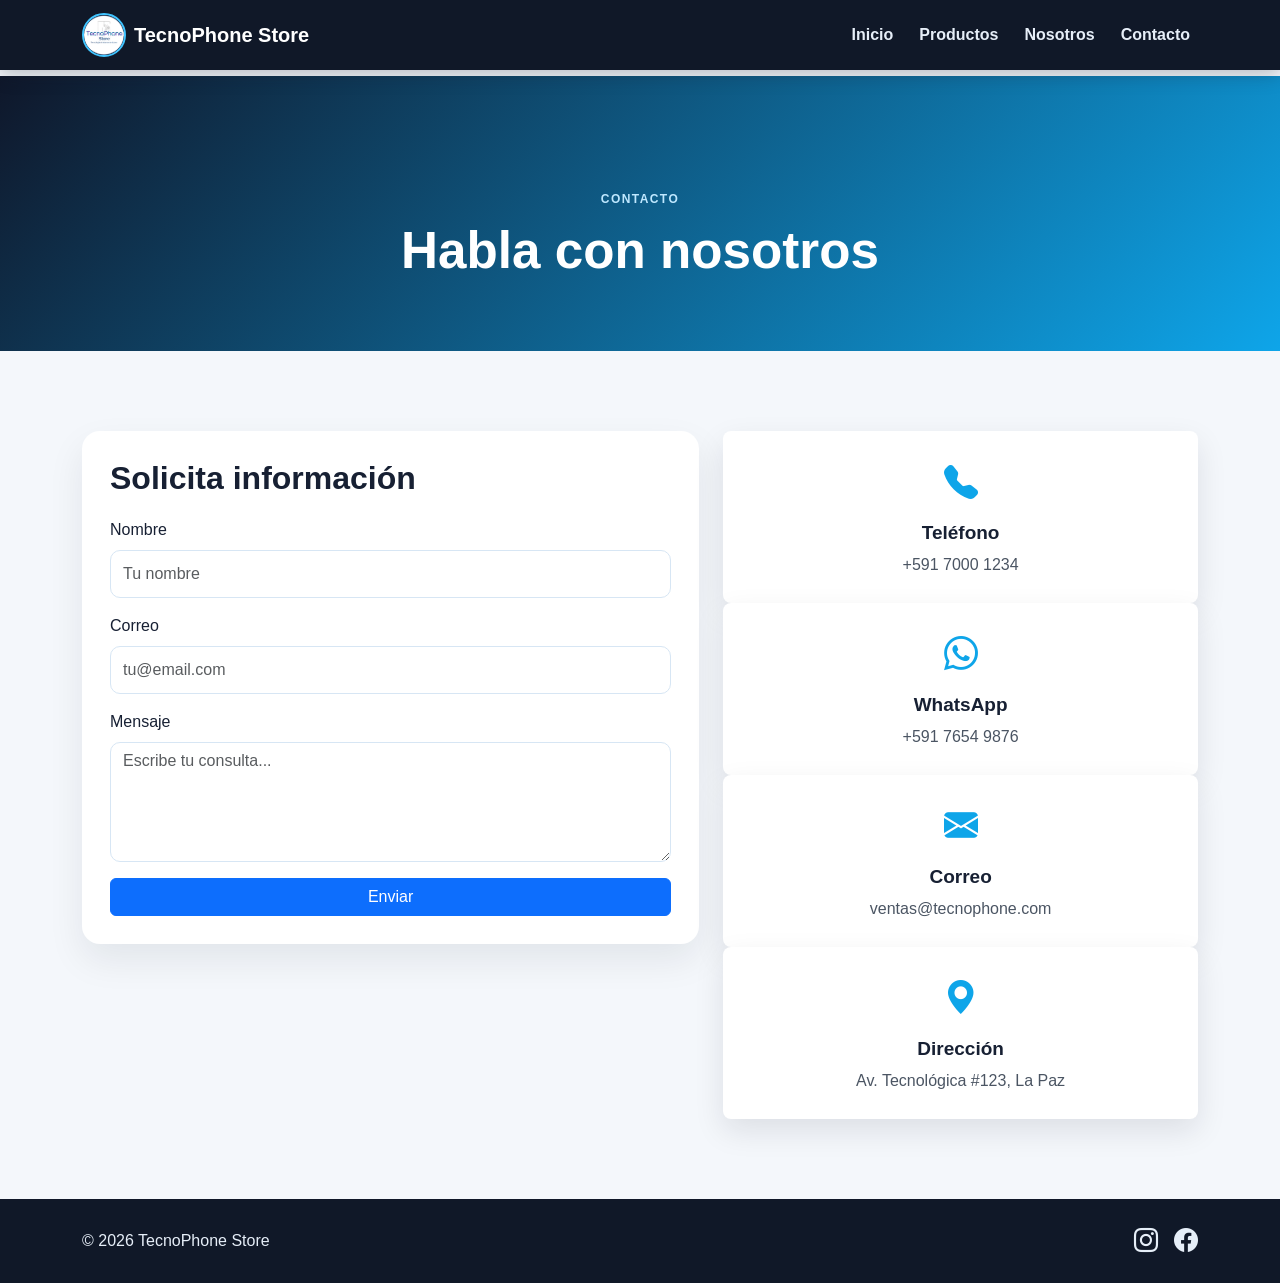
<file: contacto.html>
<!DOCTYPE html>
<html lang="es">
  <head>
    <meta charset="UTF-8" />
    <meta name="viewport" content="width=device-width, initial-scale=1.0" />
    <title>Contacto | TecnoPhone Store</title>
    <link href="https://cdn.jsdelivr.net/npm/bootstrap@5.3.3/dist/css/bootstrap.min.css" rel="stylesheet" />
    <link rel="stylesheet" href="https://cdn.jsdelivr.net/npm/bootstrap-icons@1.11.3/font/bootstrap-icons.min.css" />
    <link rel="stylesheet" href="css/estilos.css" />
  </head>
  <body class="page-body">
    <header class="site-header">
      <nav class="navbar navbar-expand-lg navbar-dark fixed-top menu-principal">
        <div class="container">
          <a class="navbar-brand d-flex align-items-center gap-2" href="index.html">
            <img src="imagenes/logo/logo.png" alt="Logo de TecnoPhone Store" class="logo" />
            <span>TecnoPhone Store</span>
          </a>
          <button class="navbar-toggler" type="button"
                  data-bs-toggle="collapse" data-bs-target="#menuNavegacion"
                  aria-controls="menuNavegacion" aria-expanded="false"
                  aria-label="Abrir o cerrar el menú">
            <span class="navbar-toggler-icon"></span>
          </button>
          <div class="collapse navbar-collapse" id="menuNavegacion">
            <ul class="navbar-nav ms-auto">
              <li class="nav-item"><a class="nav-link" href="index.html">Inicio</a></li>
              <li class="nav-item"><a class="nav-link" href="productos.html">Productos</a></li>
              <li class="nav-item"><a class="nav-link" href="nosotros.html">Nosotros</a></li>
              <li class="nav-item"><a class="nav-link" href="contacto.html">Contacto</a></li>
            </ul>
          </div>
        </div>
      </nav>
    </header>

    <main class="page-main">
      <section class="page-banner">
        <div class="container">
          <p class="eyebrow">Contacto</p>
          <h1>Habla con nosotros</h1>
        </div>
      </section>

      <section class="seccion">
        <div class="container contact-layout">
          <div class="contact-form-card">
            <h2>Solicita información</h2>
            <form>
              <div class="mb-3">
                <label class="form-label">Nombre</label>
                <input type="text" class="form-control" placeholder="Tu nombre" />
              </div>
              <div class="mb-3">
                <label class="form-label">Correo</label>
                <input type="email" class="form-control" placeholder="tu@email.com" />
              </div>
              <div class="mb-3">
                <label class="form-label">Mensaje</label>
                <textarea class="form-control" rows="4" placeholder="Escribe tu consulta..."></textarea>
              </div>
              <button type="submit" class="btn btn-primary w-100">Enviar</button>
            </form>
          </div>

          <div class="contact-list">
            <div class="contacto-item">
              <i class="bi bi-telephone-fill"></i>
              <h3>Teléfono</h3>
              <p>+591 7000 1234</p>
            </div>
            <div class="contacto-item">
              <i class="bi bi-whatsapp"></i>
              <h3>WhatsApp</h3>
              <p>+591 7654 9876</p>
            </div>
            <div class="contacto-item">
              <i class="bi bi-envelope-fill"></i>
              <h3>Correo</h3>
              <p>ventas@tecnophone.com</p>
            </div>
            <div class="contacto-item">
              <i class="bi bi-geo-alt-fill"></i>
              <h3>Dirección</h3>
              <p>Av. Tecnológica #123, La Paz</p>
            </div>
          </div>
        </div>
      </section>
    </main>

    <footer>
      <div class="container footer-contenido">
        <p>&copy; 2026 TecnoPhone Store</p>
        <div class="redes">
          <a href="#" aria-label="Instagram"><i class="bi bi-instagram"></i></a>
          <a href="#" aria-label="Facebook"><i class="bi bi-facebook"></i></a>
        </div>
      </div>
    </footer>
      <script src="https://cdn.jsdelivr.net/npm/bootstrap@5.3.3/dist/js/bootstrap.bundle.min.js"></script>
  </body>
</html>
</file>
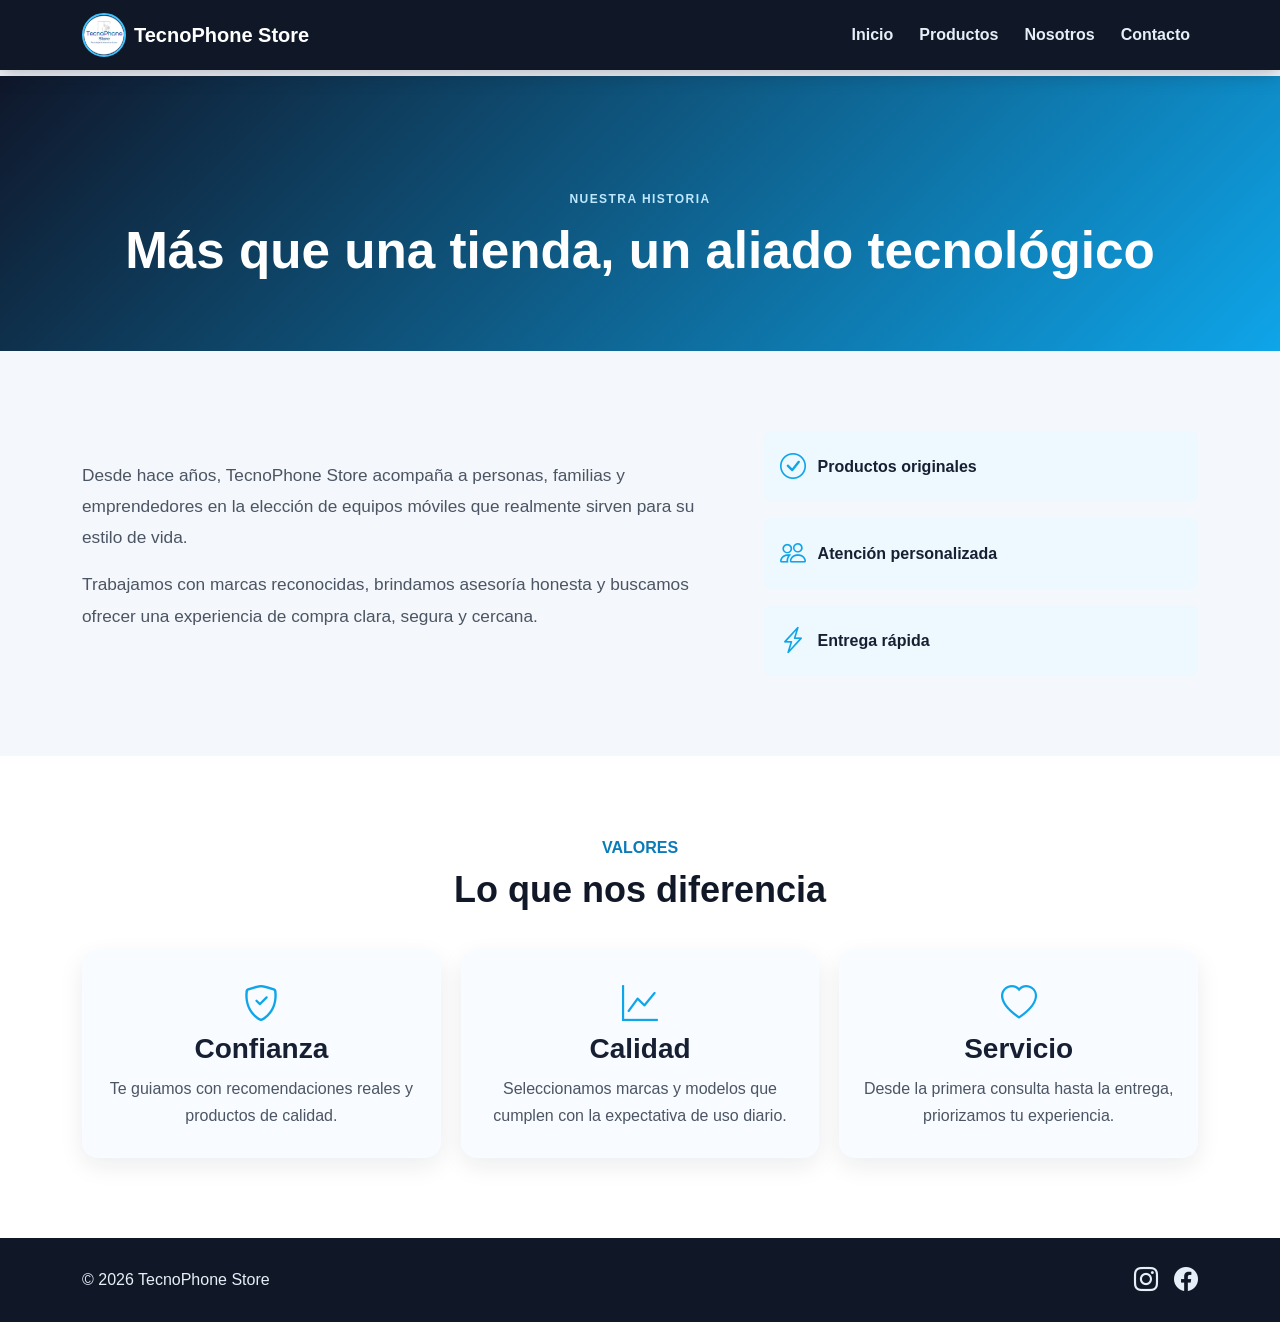
<file: nosotros.html>
<!DOCTYPE html>
<html lang="es">
  <head>
    <meta charset="UTF-8" />
    <meta name="viewport" content="width=device-width, initial-scale=1.0" />
    <title>Nosotros | TecnoPhone Store</title>
    <link href="https://cdn.jsdelivr.net/npm/bootstrap@5.3.3/dist/css/bootstrap.min.css" rel="stylesheet" />
    <link rel="stylesheet" href="https://cdn.jsdelivr.net/npm/bootstrap-icons@1.11.3/font/bootstrap-icons.min.css" />
    <link rel="stylesheet" href="css/estilos.css" />
  </head>
  <body class="page-body">
    <header class="site-header">
      <nav class="navbar navbar-expand-lg navbar-dark fixed-top menu-principal">
        <div class="container">
          <a class="navbar-brand d-flex align-items-center gap-2" href="index.html">
            <img src="imagenes/logo/logo.png" alt="Logo de TecnoPhone Store" class="logo" />
            <span>TecnoPhone Store</span>
          </a>
          <button class="navbar-toggler" type="button"
                  data-bs-toggle="collapse" data-bs-target="#menuNavegacion"
                  aria-controls="menuNavegacion" aria-expanded="false"
                  aria-label="Abrir o cerrar el menú">
            <span class="navbar-toggler-icon"></span>
          </button>
          <div class="collapse navbar-collapse" id="menuNavegacion">
            <ul class="navbar-nav ms-auto">
              <li class="nav-item"><a class="nav-link" href="index.html">Inicio</a></li>
              <li class="nav-item"><a class="nav-link" href="productos.html">Productos</a></li>
              <li class="nav-item"><a class="nav-link" href="nosotros.html">Nosotros</a></li>
              <li class="nav-item"><a class="nav-link" href="contacto.html">Contacto</a></li>
            </ul>
          </div>
        </div>
      </nav>
    </header>

    <main class="page-main">
      <section class="page-banner">
        <div class="container">
          <p class="eyebrow">Nuestra historia</p>
          <h1>Más que una tienda, un aliado tecnológico</h1>
        </div>
      </section>

      <section class="seccion">
        <div class="container story-layout">
          <div>
            <p>Desde hace años, TecnoPhone Store acompaña a personas, familias y emprendedores en la elección de equipos móviles que realmente sirven para su estilo de vida.</p>
            <p>Trabajamos con marcas reconocidas, brindamos asesoría honesta y buscamos ofrecer una experiencia de compra clara, segura y cercana.</p>
          </div>
          <div class="beneficios">
            <div><i class="bi bi-check-circle"></i><span>Productos originales</span></div>
            <div><i class="bi bi-people"></i><span>Atención personalizada</span></div>
            <div><i class="bi bi-lightning-charge"></i><span>Entrega rápida</span></div>
          </div>
        </div>
      </section>

      <section class="seccion alt-section">
        <div class="container">
          <div class="titulo-seccion">
            <span>Valores</span>
            <h2>Lo que nos diferencia</h2>
          </div>
          <div class="info-grid">
            <div class="info-card">
              <i class="bi bi-shield-check"></i>
              <h3>Confianza</h3>
              <p>Te guiamos con recomendaciones reales y productos de calidad.</p>
            </div>
            <div class="info-card">
              <i class="bi bi-graph-up"></i>
              <h3>Calidad</h3>
              <p>Seleccionamos marcas y modelos que cumplen con la expectativa de uso diario.</p>
            </div>
            <div class="info-card">
              <i class="bi bi-heart"></i>
              <h3>Servicio</h3>
              <p>Desde la primera consulta hasta la entrega, priorizamos tu experiencia.</p>
            </div>
          </div>
        </div>
      </section>
    </main>

    <footer>
      <div class="container footer-contenido">
        <p>&copy; 2026 TecnoPhone Store</p>
        <div class="redes">
          <a href="#" aria-label="Instagram"><i class="bi bi-instagram"></i></a>
          <a href="#" aria-label="Facebook"><i class="bi bi-facebook"></i></a>
        </div>
      </div>
    </footer>
      <script src="https://cdn.jsdelivr.net/npm/bootstrap@5.3.3/dist/js/bootstrap.bundle.min.js"></script>
  </body>
</html>
</file>
<file: css/estilos.css>
* {
    box-sizing: border-box;
}

html {
    scroll-behavior: smooth;
}

body {
    margin: 0;
    font-family: Arial, Helvetica, sans-serif;
    color: #172033;
    background-color: #f4f7fb;
}

.menu-principal {
    background-color: #101828;
    box-shadow: 0 4px 18px rgba(16, 24, 40, 0.28);
}

.logo {
    width: 44px;
    height: 44px;
    border-radius: 50%;
    object-fit: cover;
    border: 2px solid #40c4ff;
}

.navbar-brand span {
    font-weight: 700;
}

.nav-link {
    color: #e6eef8 !important;
    font-weight: 600;
    margin-left: 10px;
    transition: color 0.3s ease, transform 0.3s ease;
}

.nav-link:hover {
    color: #40c4ff !important;
    transform: translateY(-2px);
}

.hero {
    position: relative;
    min-height: 88vh;
    overflow: hidden;
    display: flex;
    align-items: center;
}

.page-body {
    background: #f4f7fb;
}

.page-main {
    padding-top: 76px;
}

.page-banner {
    background: linear-gradient(135deg, #0f172a, #0ea5e9);
    color: #fff;
    padding: 110px 0 70px;
    text-align: center;
}

.eyebrow {
    display: inline-block;
    letter-spacing: 0.12em;
    text-transform: uppercase;
    font-size: 12px;
    font-weight: 700;
    color: #bfe8ff;
    margin-bottom: 12px;
}

.page-banner h1 {
    margin: 0;
    font-size: clamp(2.1rem, 4vw, 3.5rem);
    font-weight: 800;
}

.hero-actions {
    display: flex;
    gap: 14px;
    flex-wrap: wrap;
}

.carousel,
.carousel-inner,
.carousel-item {
    position: absolute;
    inset: 0;
    height: 100%;
}

.carousel {
    overflow: hidden;
}

.carousel-inner {
    width: 100%;
    height: 100%;
}

.carousel-item {
    transition: transform 0.9s ease-in-out;
}

.carousel-item img {
    width: 100%;
    height: 100%;
    object-fit: cover;
    object-position: center;
    filter: brightness(45%);
}

.hero-contenido {
    position: relative;
    z-index: 2;
    max-width: 680px;
    padding: 120px 8% 80px;
    color: #ffffff;
}

.hero-contenido h1 {
    font-size: 56px;
    font-weight: 800;
    line-height: 1.1;
    margin-bottom: 20px;
}

.hero-contenido p {
    font-size: 20px;
    margin-bottom: 28px;
    color: #eaf4ff;
}

.boton-accion {
    background-color: #0ea5e9;
    border-color: #0ea5e9;
    border-radius: 8px;
    font-weight: 700;
    padding: 12px 24px;
    transition: transform 0.3s ease, background-color 0.3s ease;
}

.boton-accion:hover {
    background-color: #0284c7;
    border-color: #0284c7;
    transform: translateY(-3px);
}

.seccion {
    padding: 80px 0;
}

.titulo-seccion {
    text-align: center;
    margin-bottom: 38px;
}

.titulo-seccion span,
.etiqueta {
    color: #0b7ab8;
    font-weight: 800;
    text-transform: uppercase;
    letter-spacing: 0;
}

.titulo-seccion h2,
.nosotros h2 {
    font-size: 36px;
    font-weight: 800;
    color: #111827;
    margin-top: 8px;
}

.fila-productos {
    display: flex;
    gap: 24px;
    justify-content: center;
    align-items: stretch;
}

.producto-card {
    width: 100%;
    max-width: 350px;
    border: 0;
    border-radius: 8px;
    overflow: hidden;
    box-shadow: 0 14px 32px rgba(17, 24, 39, 0.12);
    transition: transform 0.3s ease, box-shadow 0.3s ease;
}

.producto-card:hover {
    transform: translateY(-8px);
    box-shadow: 0 20px 44px rgba(17, 24, 39, 0.18);
}

.producto-card img {
    height: 200px;
    object-fit: cover;
    object-position: center;
}

.producto-card h3 {
    font-size: 22px;
    font-weight: 800;
}

.producto-card .btn {
    border-radius: 8px;
    font-weight: 700;
}

.producto-card .btn:hover {
    background-color: #0ea5e9;
    border-color: #0ea5e9;
}

.precio {
    color: #0b7ab8;
    font-size: 22px;
    font-weight: 800;
}

.product-grid {
    display: grid;
    grid-template-columns: repeat(3, minmax(0, 1fr));
    gap: 24px;
}

.nosotros {
    background-color: #ffffff;
}

.story-layout {
    display: grid;
    grid-template-columns: 1.5fr 1fr;
    gap: 30px;
    align-items: center;
}

.story-layout p {
    font-size: 1.08rem;
    line-height: 1.8;
    color: #4b5563;
    margin-bottom: 1rem;
}

.alt-section {
    background: #ffffff;
}

.info-grid {
    display: grid;
    grid-template-columns: repeat(3, minmax(0, 1fr));
    gap: 20px;
}

.info-card {
    background: #f8fbff;
    border-radius: 16px;
    padding: 28px 20px;
    text-align: center;
    box-shadow: 0 8px 25px rgba(17, 24, 39, 0.08);
}

.info-card i {
    font-size: 36px;
    color: #0ea5e9;
    margin-bottom: 12px;
}

.info-card h3 {
    font-weight: 800;
    margin-bottom: 10px;
}

.info-card p {
    margin: 0;
    color: #4b5563;
    line-height: 1.7;
}

.nosotros-contenido {
    display: flex;
    gap: 40px;
    align-items: center;
    justify-content: space-between;
}

.nosotros-contenido p {
    font-size: 18px;
    line-height: 1.7;
    color: #4b5563;
    max-width: 680px;
}

.beneficios {
    min-width: 280px;
    display: flex;
    flex-direction: column;
    gap: 16px;
}

.beneficios div {
    display: flex;
    align-items: center;
    gap: 12px;
    padding: 16px;
    border-radius: 8px;
    background-color: #eef8ff;
    color: #172033;
    font-weight: 700;
}

.beneficios i {
    color: #0ea5e9;
    font-size: 26px;
}

.contacto-grid {
    display: grid;
    grid-template-columns: repeat(4, 1fr);
    gap: 20px;
}

.contact-layout {
    display: grid;
    grid-template-columns: 1.3fr 1fr;
    gap: 24px;
    align-items: start;
}

.contact-form-card {
    background: #fff;
    border-radius: 18px;
    padding: 28px;
    box-shadow: 0 16px 36px rgba(17, 24, 39, 0.08);
}

.contact-form-card h2 {
    font-weight: 800;
    margin-bottom: 20px;
}

.contact-form-card .form-control {
    border-radius: 10px;
    min-height: 48px;
    border: 1px solid #d7e6f4;
}

.contact-form-card textarea.form-control {
    min-height: 120px;
}

.contacto-item {
    background-color: #ffffff;
    border-radius: 8px;
    padding: 26px 18px;
    text-align: center;
    box-shadow: 0 12px 30px rgba(17, 24, 39, 0.1);
    transition: transform 0.3s ease;
}

.contacto-item:hover {
    transform: translateY(-6px);
}

.contacto-item i {
    color: #0ea5e9;
    font-size: 34px;
}

.contacto-item h3 {
    font-size: 19px;
    font-weight: 800;
    margin-top: 14px;
}

.contacto-item p {
    margin-bottom: 0;
    color: #4b5563;
}

footer {
    background-color: #101828;
    color: #e6eef8;
    padding: 24px 0;
}

.footer-contenido {
    display: flex;
    justify-content: space-between;
    align-items: center;
    gap: 20px;
}

.footer-contenido p {
    margin: 0;
}

.redes {
    display: flex;
    gap: 16px;
}

.redes a {
    color: #e6eef8;
    font-size: 24px;
    transition: color 0.3s ease, transform 0.3s ease;
}

.redes a:hover {
    color: #40c4ff;
    transform: translateY(-3px);
}

@media (max-width: 992px) {
    .hero-contenido h1 {
        font-size: 42px;
    }

    .fila-productos,
    .nosotros-contenido,
    .product-grid,
    .story-layout,
    .info-grid,
    .contact-layout {
        grid-template-columns: 1fr;
        flex-direction: column;
    }

    .producto-card {
        max-width: 100%;
    }

    .contacto-grid {
        grid-template-columns: repeat(2, 1fr);
    }
}

@media (max-width: 576px) {
    .hero {
        min-height: 88vh;
    }

    .hero-contenido {
        padding: 110px 24px 60px;
    }

    .hero-contenido h1 {
        font-size: 32px;
    }

    .hero-contenido p {
        font-size: 16px;
    }

    .titulo-seccion h2,
    .nosotros h2 {
        font-size: 28px;
    }

    .contacto-grid {
        grid-template-columns: 1fr;
    }

    .footer-contenido {
        flex-direction: column;
        text-align: center;
    }
}

/* Correcciones para navegación móvil y controles del carrusel */
.menu-principal {
    z-index: 1030;
}

.menu-principal .navbar-toggler {
    border-color: rgba(255, 255, 255, 0.65);
    padding: 0.35rem 0.6rem;
}

.menu-principal .navbar-toggler:focus {
    box-shadow: 0 0 0 0.15rem rgba(64, 196, 255, 0.45);
}

@media (max-width: 991.98px) {
    .menu-principal .navbar-collapse {
        background-color: #101828;
        padding: 0.5rem 0 1rem;
    }

    .menu-principal .navbar-nav {
        gap: 0.25rem;
    }

    .menu-principal .nav-link {
        margin-left: 0;
        padding: 0.65rem 0.25rem;
    }
}

/* El contenido del hero no debe tapar las flechas del carrusel */
.hero .carousel {
    z-index: 0;
}

.hero .carousel-control-prev,
.hero .carousel-control-next {
    z-index: 4;
    width: 10%;
    opacity: 0.95;
    touch-action: manipulation;
}

.hero .carousel-indicators {
    z-index: 5;
}

.hero .hero-contenido {
    z-index: 2;
    pointer-events: none;
}

.hero .hero-contenido a,
.hero .hero-contenido button {
    pointer-events: auto;
}

/* Mejor comportamiento táctil para carrusel y pantallas pequeñas */
.hero .carousel-inner {
    touch-action: pan-y;
}

@media (max-width: 576px) {
    .hero .carousel-control-prev,
    .hero .carousel-control-next {
        width: 14%;
    }

    .hero-contenido {
        padding-left: 16%;
        padding-right: 16%;
    }
}
</file>
